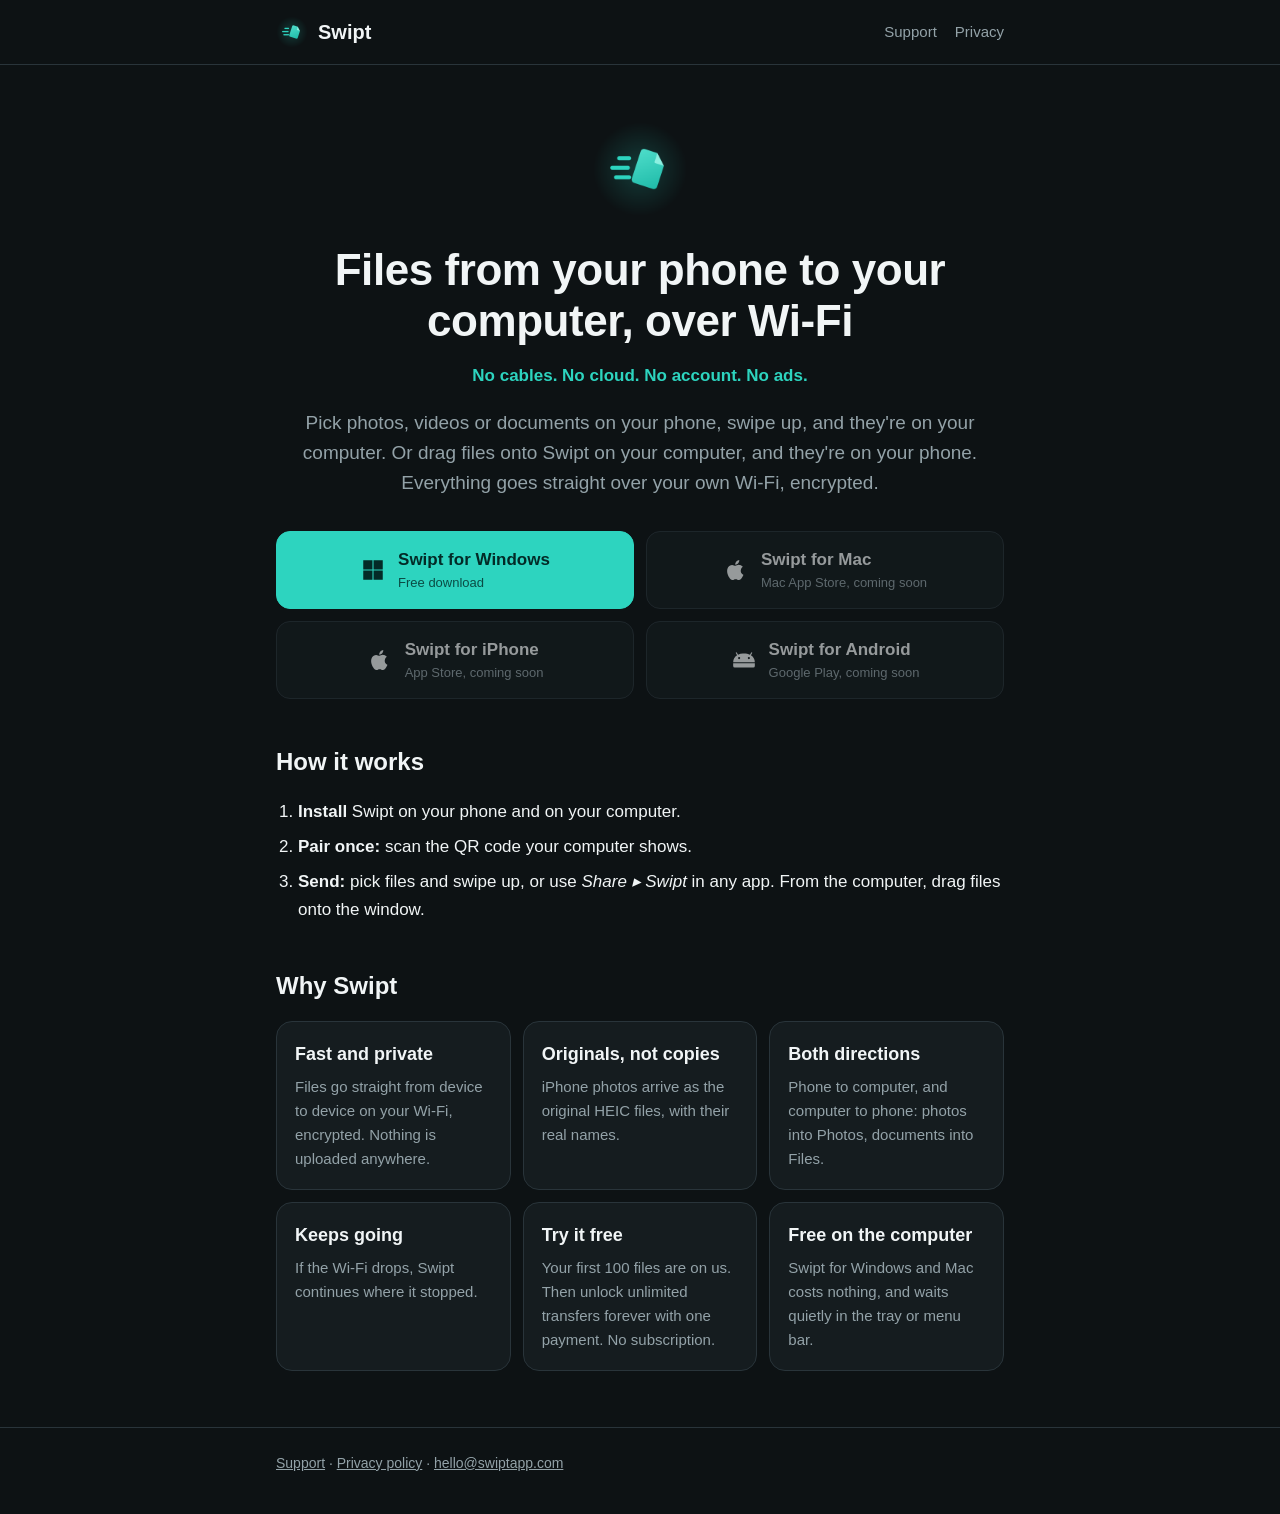
<file: index.html>
<!doctype html>
<html lang="en">
<head>
<meta charset="utf-8">
<meta name="viewport" content="width=device-width, initial-scale=1">
<title>Swipt: files from your phone to your computer, over Wi-Fi</title>
<meta name="description" content="Send photos, videos and files between your phone and your computer over your own Wi-Fi. No cables, no cloud, no account, no ads.">
<link rel="icon" href="/icon.png">
<link rel="apple-touch-icon" href="/icon.png">
<link rel="stylesheet" href="/style.css">
</head>
<body>
<header class="site"><div class="wrap">
  <a class="brand" href="/"><img src="/icon.png" alt="">Swipt</a>
  <nav class="site"><a href="/support/">Support</a><a href="/privacy/">Privacy</a></nav>
</div></header>

<main><div class="wrap">
  <section class="hero">
    <img class="mark" src="/icon.png" alt="Swipt">
    <h1>Files from your phone to your computer, over Wi&#8209;Fi</h1>
    <p class="tagline">No cables. No cloud. No account. No ads.</p>
    <p class="lead">Pick photos, videos or documents on your phone, swipe up, and they're on your computer. Or drag files onto Swipt on your computer, and they're on your phone. Everything goes straight over your own Wi-Fi, encrypted.</p>

    <!-- The platform marks are drawn once here and reused (<use>). -->
    <svg width="0" height="0" style="position:absolute" aria-hidden="true">
      <symbol id="windows" viewBox="0 0 24 24"><path d="M3 3h8.5v8.5H3zM12.5 3H21v8.5h-8.5zM3 12.5h8.5V21H3zM12.5 12.5H21V21h-8.5z"/></symbol>
      <symbol id="apple" viewBox="0 0 24 24"><path d="M16.37 12.6c-.02-2.33 1.9-3.45 1.99-3.5-1.08-1.59-2.77-1.8-3.37-1.83-1.43-.15-2.8.84-3.53.84-.73 0-1.85-.82-3.04-.8-1.56.02-3.01.91-3.81 2.31-1.63 2.82-.42 6.99 1.17 9.28.78 1.12 1.7 2.37 2.91 2.33 1.17-.05 1.61-.76 3.02-.76 1.41 0 1.81.76 3.04.73 1.26-.02 2.05-1.14 2.82-2.26.89-1.3 1.25-2.56 1.27-2.62-.03-.01-2.44-.94-2.47-3.72zM14.05 5.78c.64-.78 1.08-1.86.96-2.94-.93.04-2.05.62-2.71 1.39-.6.69-1.12 1.79-.98 2.85 1.03.08 2.09-.53 2.73-1.3z"/></symbol>
      <symbol id="android" viewBox="0 0 24 24"><path d="M5.6 7.7 4.3 5.4l.9-.5 1.3 2.3A8.9 8.9 0 0 1 12 6c2 0 3.9.4 5.5 1.2l1.3-2.3.9.5-1.3 2.3A7.8 7.8 0 0 1 22 14H2a7.8 7.8 0 0 1 3.6-6.3zM7.5 11.2a1 1 0 1 0 0-2 1 1 0 0 0 0 2zm9 0a1 1 0 1 0 0-2 1 1 0 0 0 0 2zM2 15h20v2.5a1.5 1.5 0 0 1-1.5 1.5h-17A1.5 1.5 0 0 1 2 17.5z"/></symbol>
    </svg>

    <div class="downloads">
      <a class="button primary" href="/windows/"><svg aria-hidden="true"><use href="#windows"/></svg><span>Swipt for Windows<small>Free download</small></span></a>
      <span class="button" aria-disabled="true"><svg aria-hidden="true"><use href="#apple"/></svg><span>Swipt for Mac<small>Mac App Store, coming soon</small></span></span>
      <span class="button" aria-disabled="true"><svg aria-hidden="true"><use href="#apple"/></svg><span>Swipt for iPhone<small>App Store, coming soon</small></span></span>
      <span class="button" aria-disabled="true"><svg aria-hidden="true"><use href="#android"/></svg><span>Swipt for Android<small>Google Play, coming soon</small></span></span>
    </div>
  </section>

  <h2>How it works</h2>
  <ol class="steps">
    <li><strong>Install</strong> Swipt on your phone and on your computer.</li>
    <li><strong>Pair once:</strong> scan the QR code your computer shows.</li>
    <li><strong>Send:</strong> pick files and swipe up, or use <em>Share ▸ Swipt</em> in any app. From the computer, drag files onto the window.</li>
  </ol>

  <h2>Why Swipt</h2>
  <div class="cards">
    <div class="card"><h3>Fast and private</h3><p>Files go straight from device to device on your Wi-Fi, encrypted. Nothing is uploaded anywhere.</p></div>
    <div class="card"><h3>Originals, not copies</h3><p>iPhone photos arrive as the original HEIC files, with their real names.</p></div>
    <div class="card"><h3>Both directions</h3><p>Phone to computer, and computer to phone: photos into Photos, documents into Files.</p></div>
    <div class="card"><h3>Keeps going</h3><p>If the Wi-Fi drops, Swipt continues where it stopped.</p></div>
    <div class="card"><h3>Try it free</h3><p>Your first 100 files are on us. Then unlock unlimited transfers forever with one payment. No subscription.</p></div>
    <div class="card"><h3>Free on the computer</h3><p>Swipt for Windows and Mac costs nothing, and waits quietly in the tray or menu bar.</p></div>
  </div>
</div></main>

<footer class="site"><div class="wrap">
  <a href="/support/">Support</a> · <a href="/privacy/">Privacy policy</a> · <a href="mailto:hello@swiptapp.com">hello@swiptapp.com</a>
</div></footer>
</body>
</html>
</file>
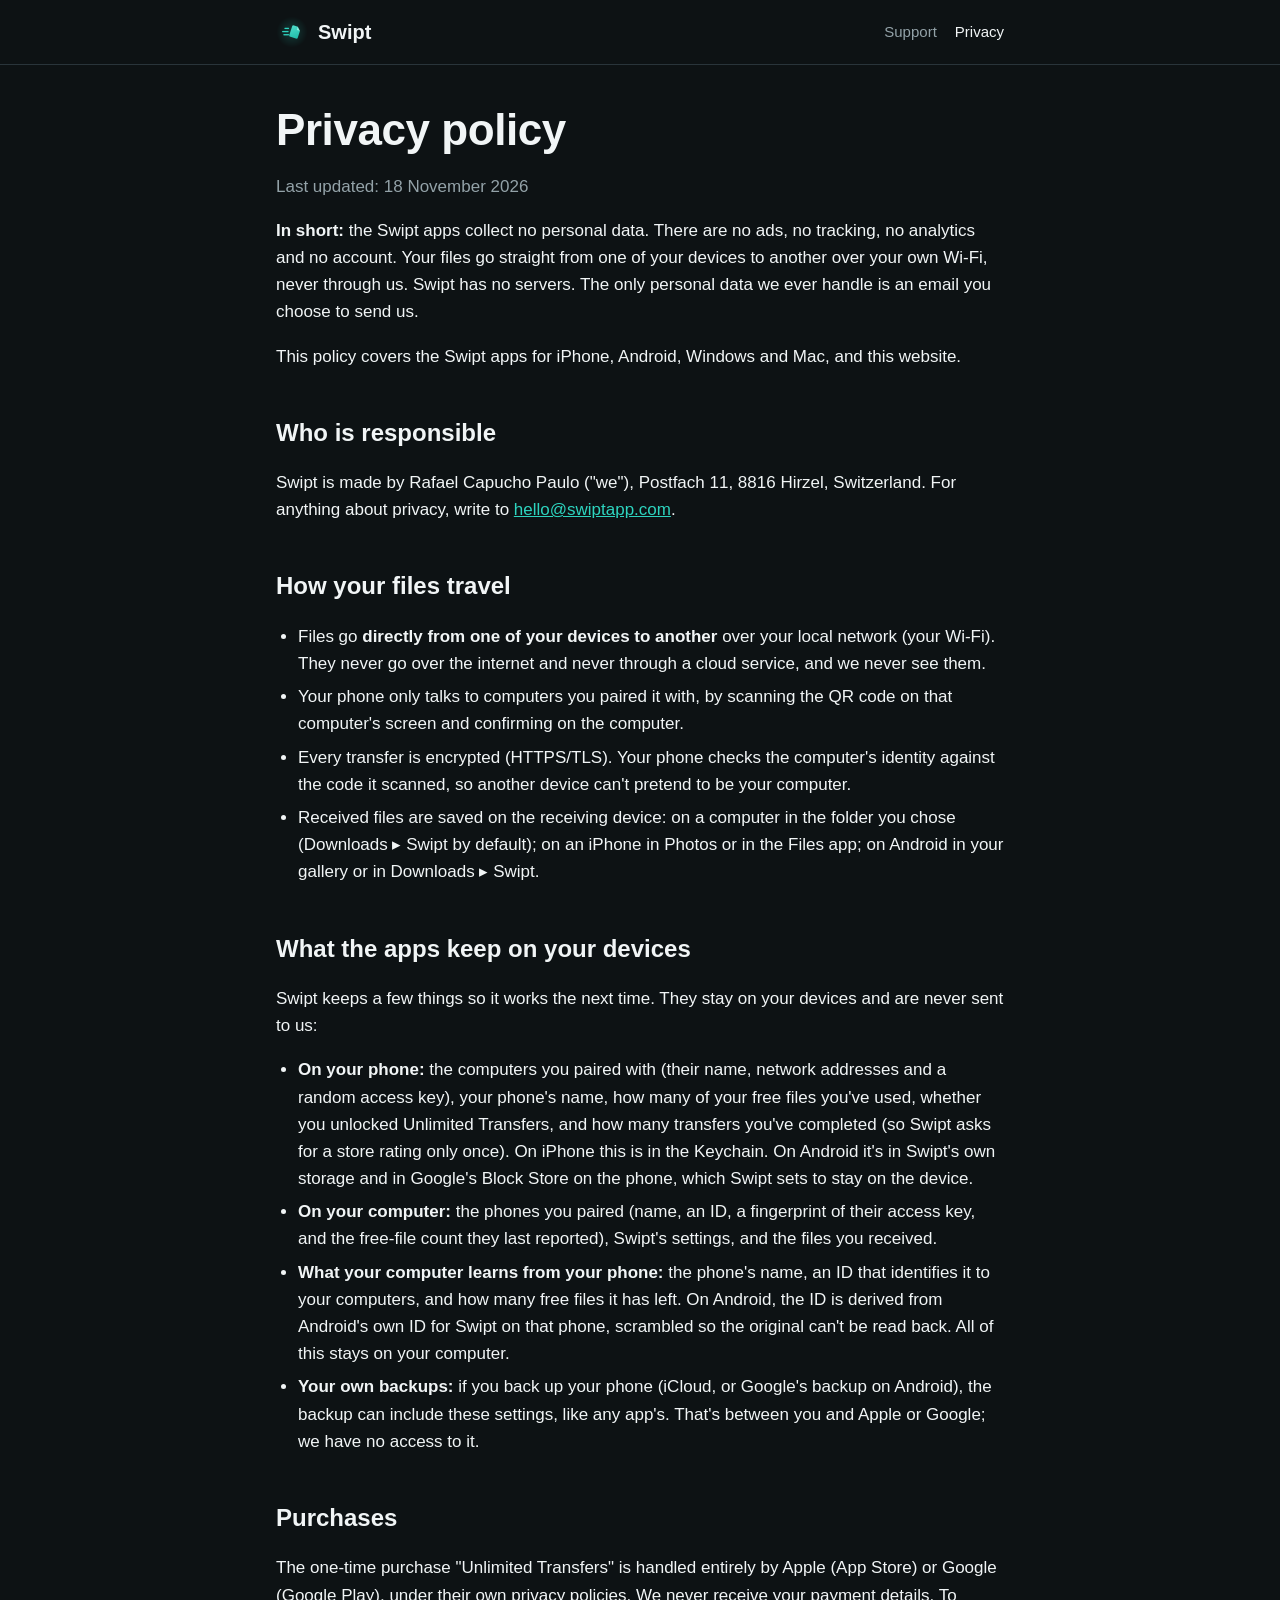
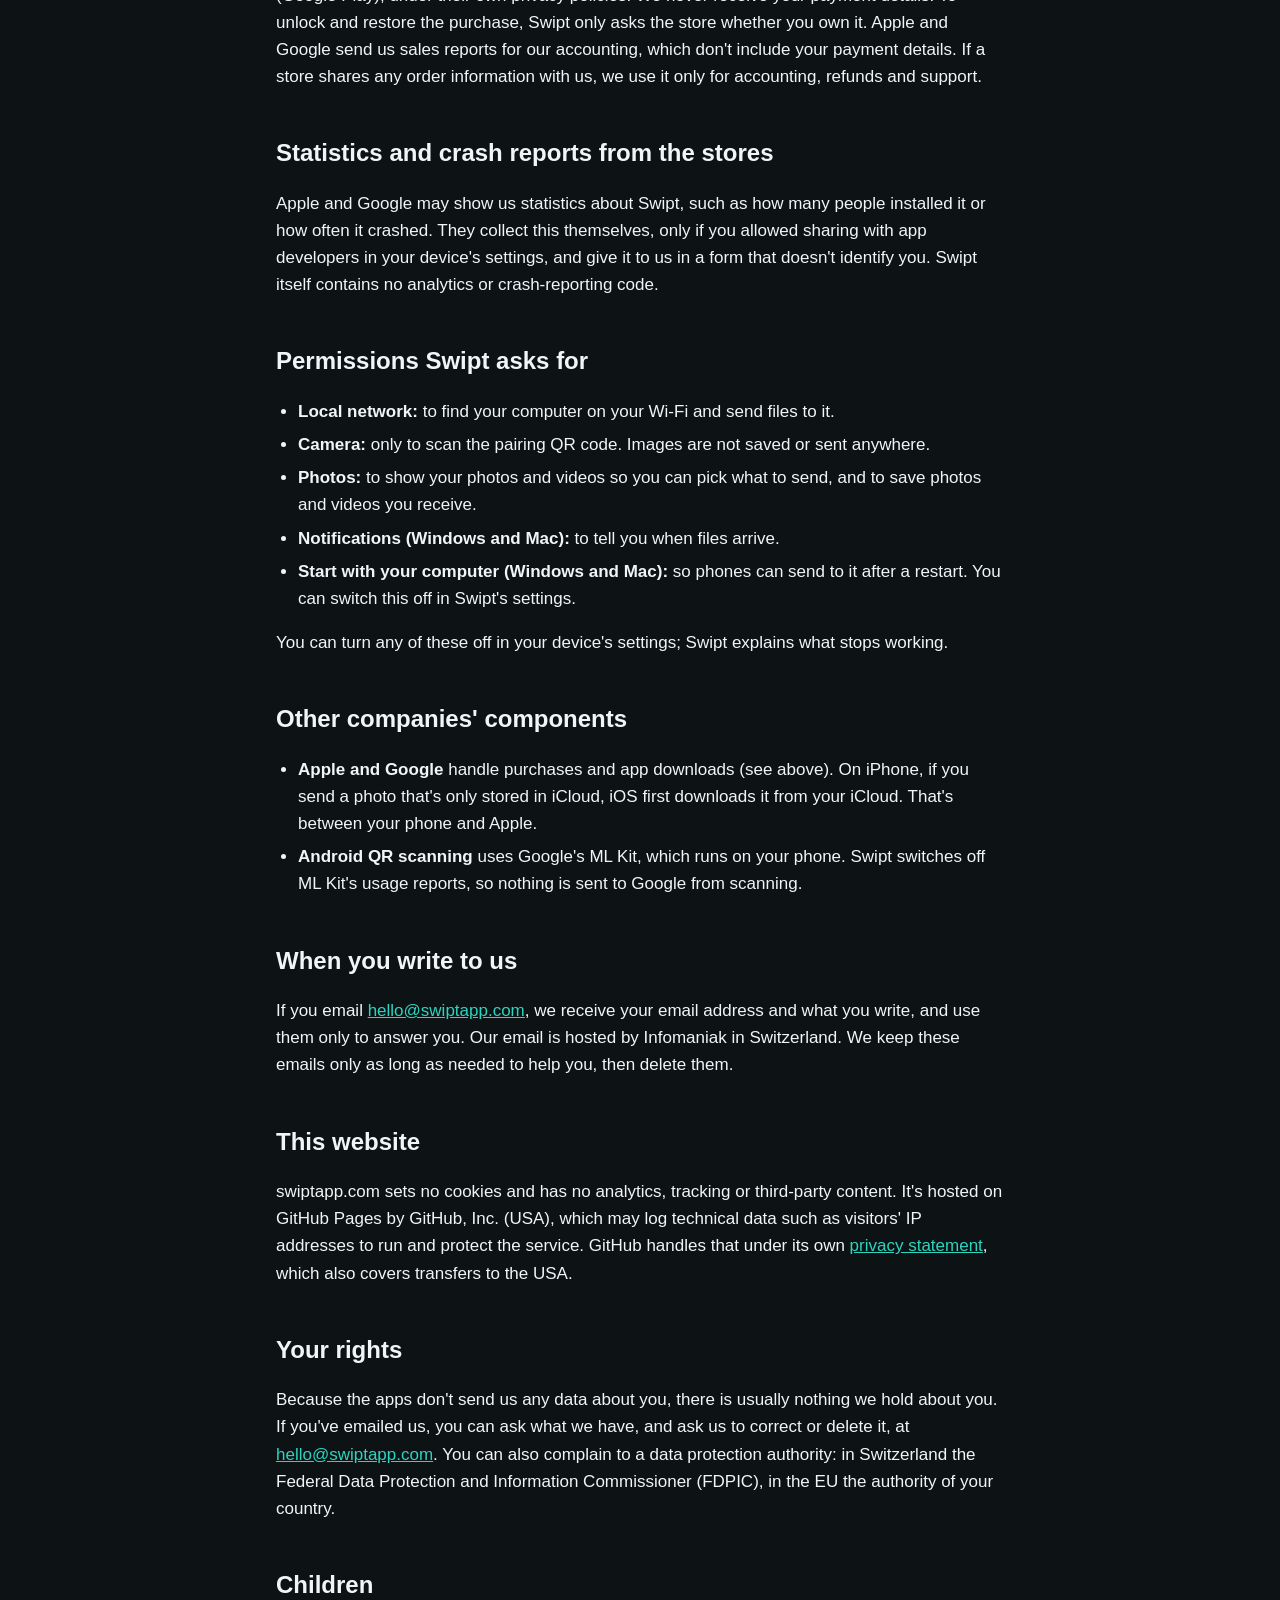
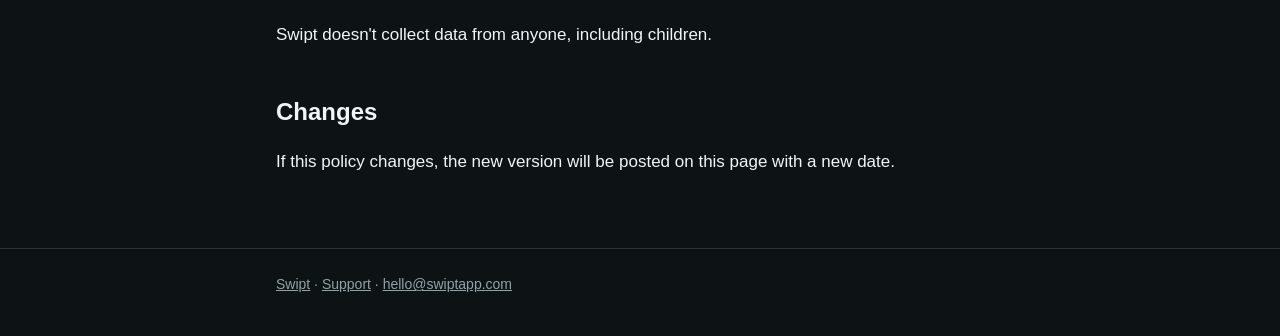
<file: privacy/index.html>
<!doctype html>
<html lang="en">
<head>
<meta charset="utf-8">
<meta name="viewport" content="width=device-width, initial-scale=1">
<title>Privacy policy · Swipt</title>
<meta name="description" content="Swipt's apps collect no personal data: no ads, no tracking, no analytics, no account. Files go straight between your own devices.">
<link rel="icon" href="/icon.png">
<link rel="apple-touch-icon" href="/icon.png">
<link rel="stylesheet" href="/style.css">
</head>
<body>
<header class="site"><div class="wrap">
  <a class="brand" href="/"><img src="/icon.png" alt="">Swipt</a>
  <nav class="site"><a href="/support/">Support</a><a href="/privacy/" aria-current="page">Privacy</a></nav>
</div></header>

<main><div class="wrap prose">
  <h1>Privacy policy</h1>
  <p class="muted">Last updated: 18 November 2026</p>

  <p><strong>In short:</strong> the Swipt apps collect no personal data. There are no ads, no tracking, no analytics and no account. Your files go straight from one of your devices to another over your own Wi-Fi, never through us. Swipt has no servers. The only personal data we ever handle is an email you choose to send us.</p>
  <p>This policy covers the Swipt apps for iPhone, Android, Windows and Mac, and this website.</p>

  <h2>Who is responsible</h2>
  <p>Swipt is made by Rafael Capucho Paulo ("we"), Postfach 11, 8816 Hirzel, Switzerland. For anything about privacy, write to <a href="mailto:hello@swiptapp.com">hello@swiptapp.com</a>.</p>

  <h2>How your files travel</h2>
  <ul>
    <li>Files go <strong>directly from one of your devices to another</strong> over your local network (your Wi-Fi). They never go over the internet and never through a cloud service, and we never see them.</li>
    <li>Your phone only talks to computers you paired it with, by scanning the QR code on that computer's screen and confirming on the computer.</li>
    <li>Every transfer is encrypted (HTTPS/TLS). Your phone checks the computer's identity against the code it scanned, so another device can't pretend to be your computer.</li>
    <li>Received files are saved on the receiving device: on a computer in the folder you chose (Downloads ▸ Swipt by default); on an iPhone in Photos or in the Files app; on Android in your gallery or in Downloads ▸ Swipt.</li>
  </ul>

  <h2>What the apps keep on your devices</h2>
  <p>Swipt keeps a few things so it works the next time. They stay on your devices and are never sent to us:</p>
  <ul>
    <li><strong>On your phone:</strong> the computers you paired with (their name, network addresses and a random access key), your phone's name, how many of your free files you've used, whether you unlocked Unlimited Transfers, and how many transfers you've completed (so Swipt asks for a store rating only once). On iPhone this is in the Keychain. On Android it's in Swipt's own storage and in Google's Block Store on the phone, which Swipt sets to stay on the device.</li>
    <li><strong>On your computer:</strong> the phones you paired (name, an ID, a fingerprint of their access key, and the free-file count they last reported), Swipt's settings, and the files you received.</li>
    <li><strong>What your computer learns from your phone:</strong> the phone's name, an ID that identifies it to your computers, and how many free files it has left. On Android, the ID is derived from Android's own ID for Swipt on that phone, scrambled so the original can't be read back. All of this stays on your computer.</li>
    <li><strong>Your own backups:</strong> if you back up your phone (iCloud, or Google's backup on Android), the backup can include these settings, like any app's. That's between you and Apple or Google; we have no access to it.</li>
  </ul>

  <h2>Purchases</h2>
  <p>The one-time purchase "Unlimited Transfers" is handled entirely by Apple (App Store) or Google (Google Play), under their own privacy policies. We never receive your payment details. To unlock and restore the purchase, Swipt only asks the store whether you own it. Apple and Google send us sales reports for our accounting, which don't include your payment details. If a store shares any order information with us, we use it only for accounting, refunds and support.</p>

  <h2>Statistics and crash reports from the stores</h2>
  <p>Apple and Google may show us statistics about Swipt, such as how many people installed it or how often it crashed. They collect this themselves, only if you allowed sharing with app developers in your device's settings, and give it to us in a form that doesn't identify you. Swipt itself contains no analytics or crash-reporting code.</p>

  <h2>Permissions Swipt asks for</h2>
  <ul>
    <li><strong>Local network:</strong> to find your computer on your Wi-Fi and send files to it.</li>
    <li><strong>Camera:</strong> only to scan the pairing QR code. Images are not saved or sent anywhere.</li>
    <li><strong>Photos:</strong> to show your photos and videos so you can pick what to send, and to save photos and videos you receive.</li>
    <li><strong>Notifications (Windows and Mac):</strong> to tell you when files arrive.</li>
    <li><strong>Start with your computer (Windows and Mac):</strong> so phones can send to it after a restart. You can switch this off in Swipt's settings.</li>
  </ul>
  <p>You can turn any of these off in your device's settings; Swipt explains what stops working.</p>

  <h2>Other companies' components</h2>
  <ul>
    <li><strong>Apple and Google</strong> handle purchases and app downloads (see above). On iPhone, if you send a photo that's only stored in iCloud, iOS first downloads it from your iCloud. That's between your phone and Apple.</li>
    <li><strong>Android QR scanning</strong> uses Google's ML Kit, which runs on your phone. Swipt switches off ML Kit's usage reports, so nothing is sent to Google from scanning.</li>
  </ul>

  <h2>When you write to us</h2>
  <p>If you email <a href="mailto:hello@swiptapp.com">hello@swiptapp.com</a>, we receive your email address and what you write, and use them only to answer you. Our email is hosted by Infomaniak in Switzerland. We keep these emails only as long as needed to help you, then delete them.</p>

  <h2>This website</h2>
  <p>swiptapp.com sets no cookies and has no analytics, tracking or third-party content. It's hosted on GitHub Pages by GitHub, Inc. (USA), which may log technical data such as visitors' IP addresses to run and protect the service. GitHub handles that under its own <a href="https://docs.github.com/en/site-policy/privacy-policies/github-general-privacy-statement">privacy statement</a>, which also covers transfers to the USA.</p>

  <h2>Your rights</h2>
  <p>Because the apps don't send us any data about you, there is usually nothing we hold about you. If you've emailed us, you can ask what we have, and ask us to correct or delete it, at <a href="mailto:hello@swiptapp.com">hello@swiptapp.com</a>. You can also complain to a data protection authority: in Switzerland the Federal Data Protection and Information Commissioner (FDPIC), in the EU the authority of your country.</p>

  <h2>Children</h2>
  <p>Swipt doesn't collect data from anyone, including children.</p>

  <h2>Changes</h2>
  <p>If this policy changes, the new version will be posted on this page with a new date.</p>
</div></main>

<footer class="site"><div class="wrap">
  <a href="/">Swipt</a> · <a href="/support/">Support</a> · <a href="mailto:hello@swiptapp.com">hello@swiptapp.com</a>
</div></footer>
</body>
</html>
</file>
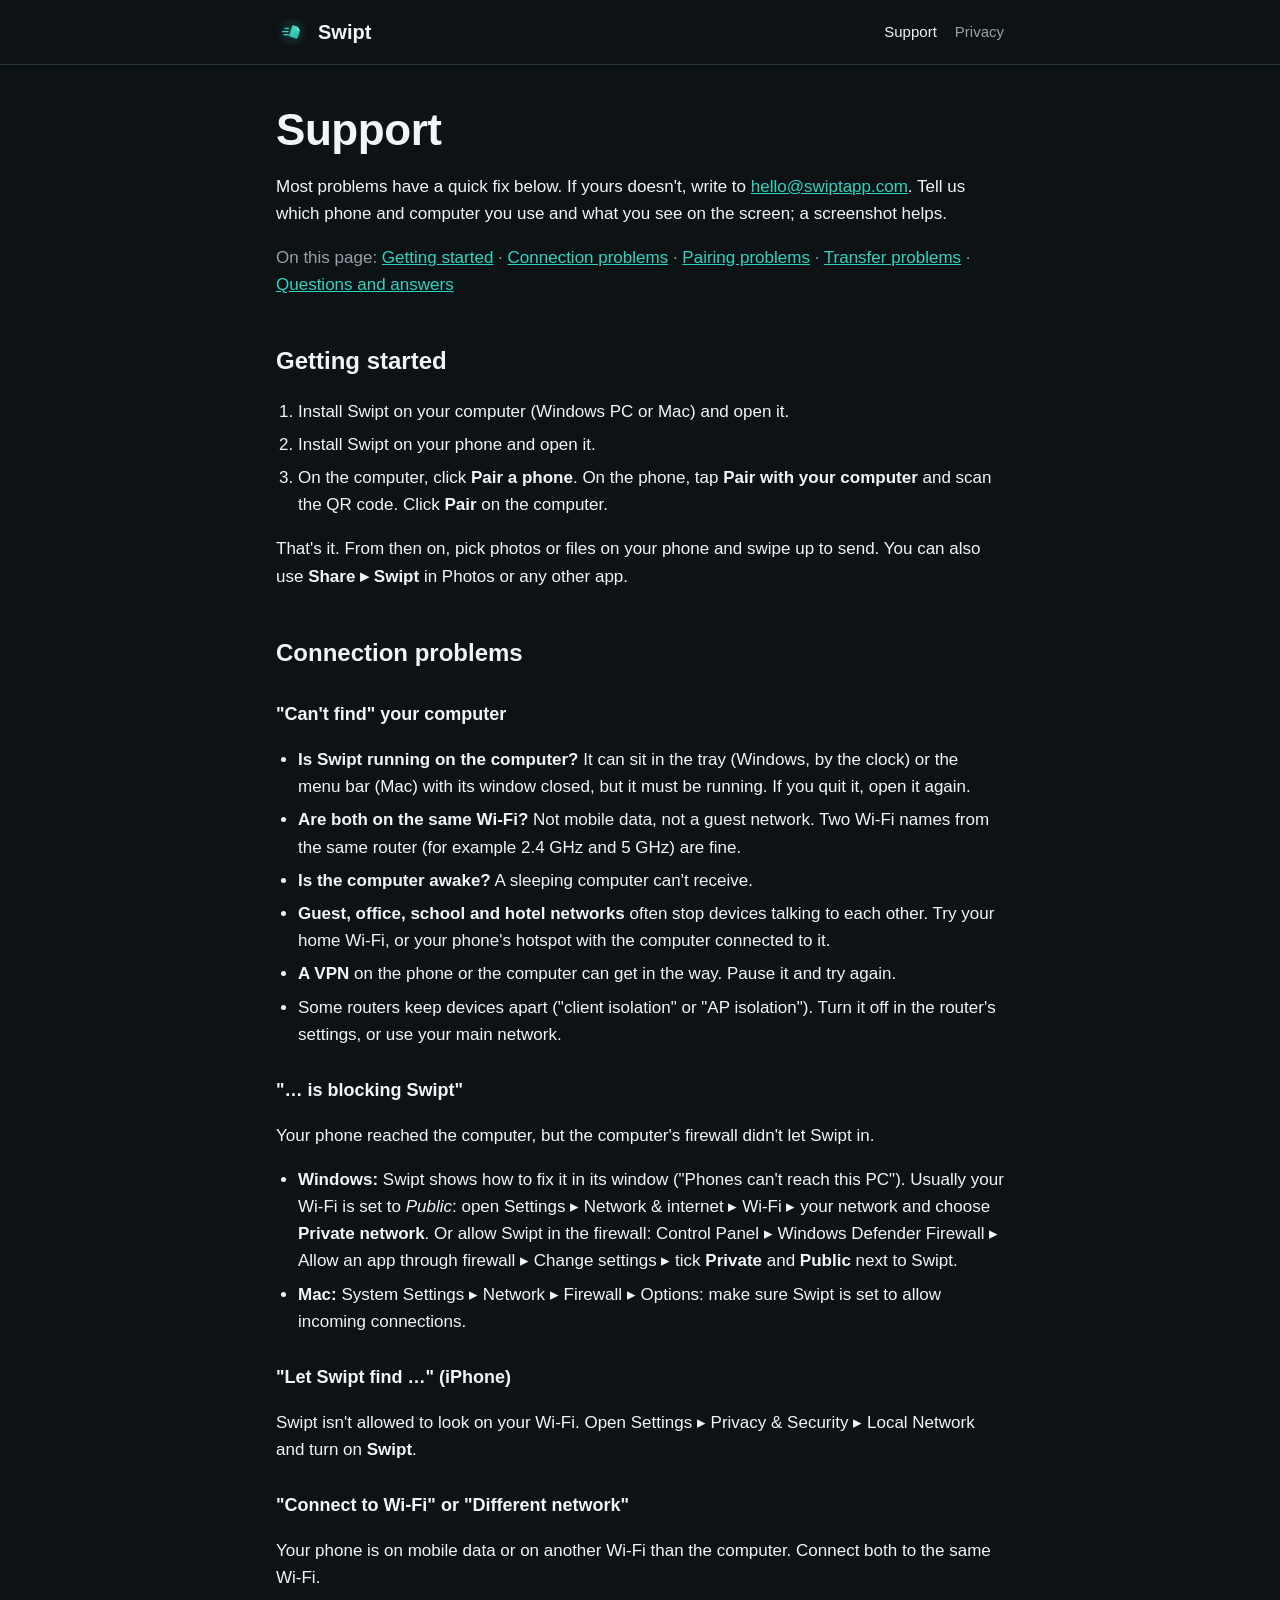
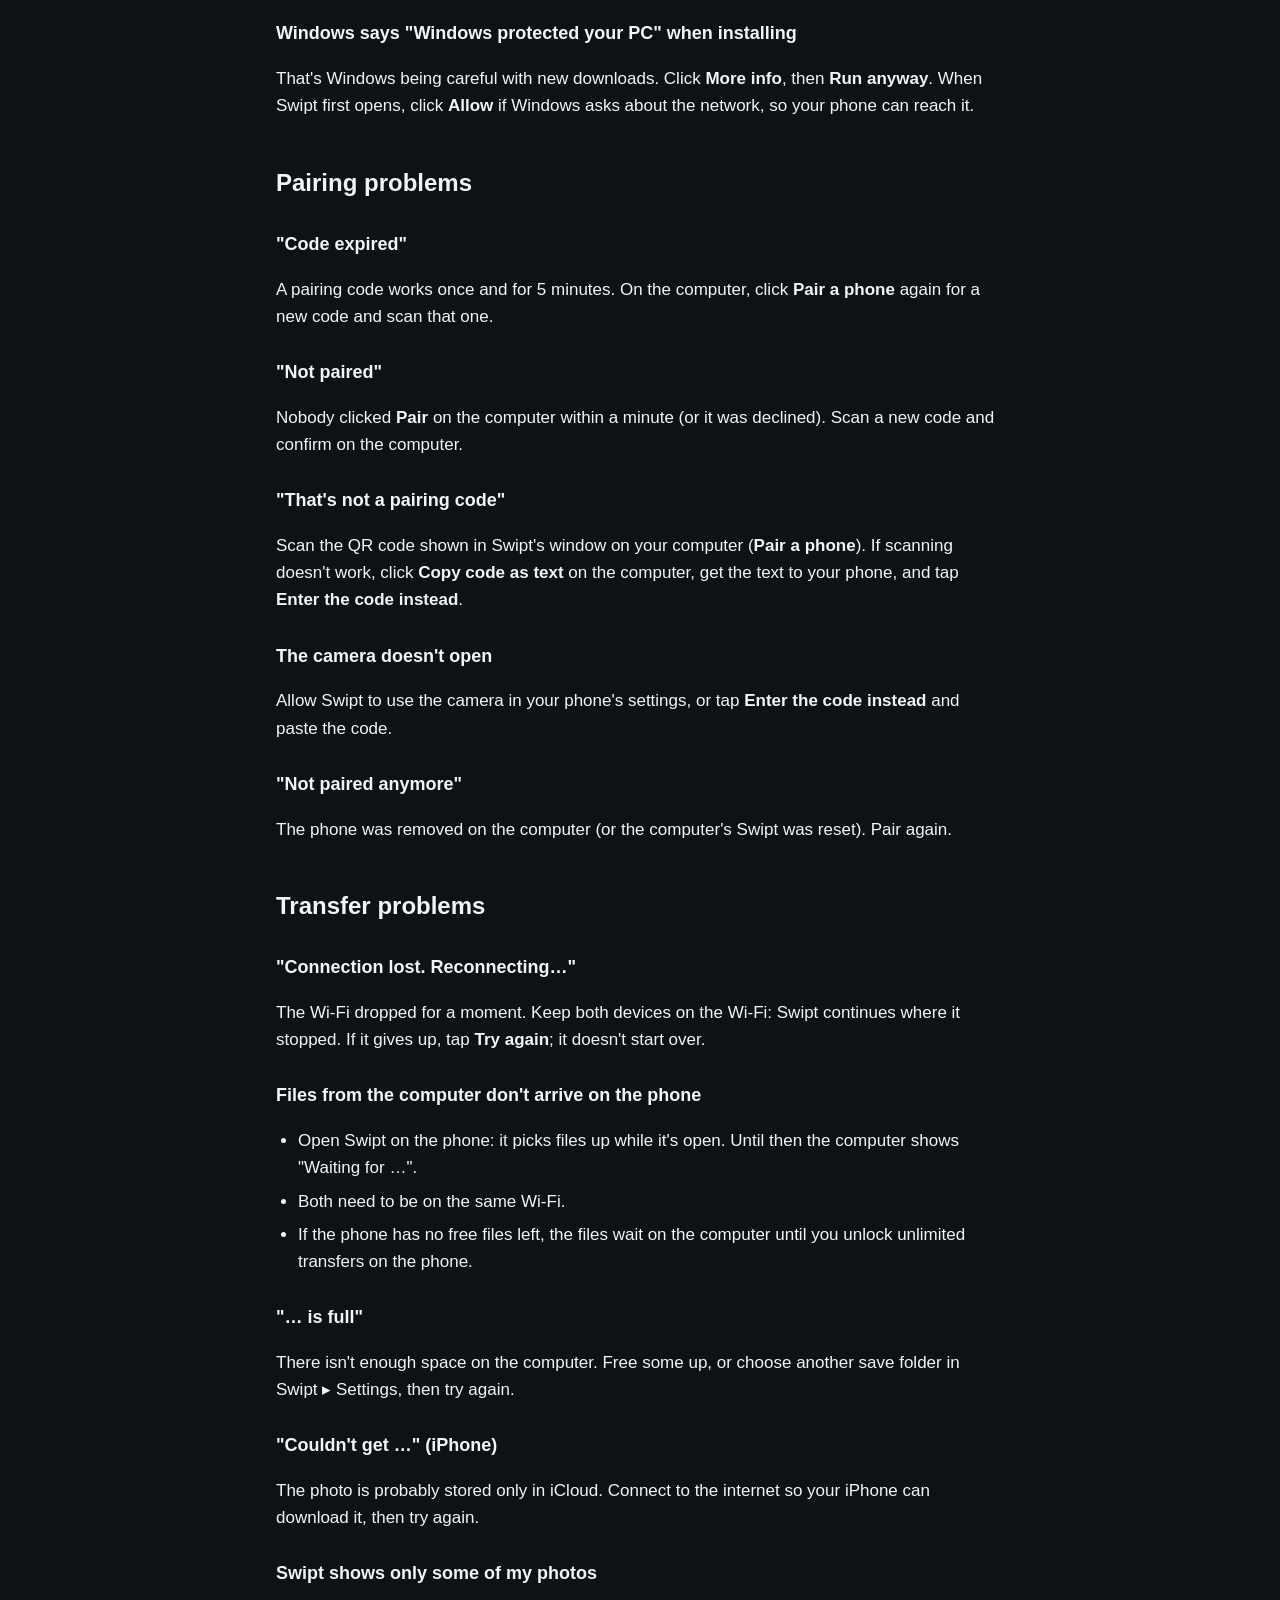
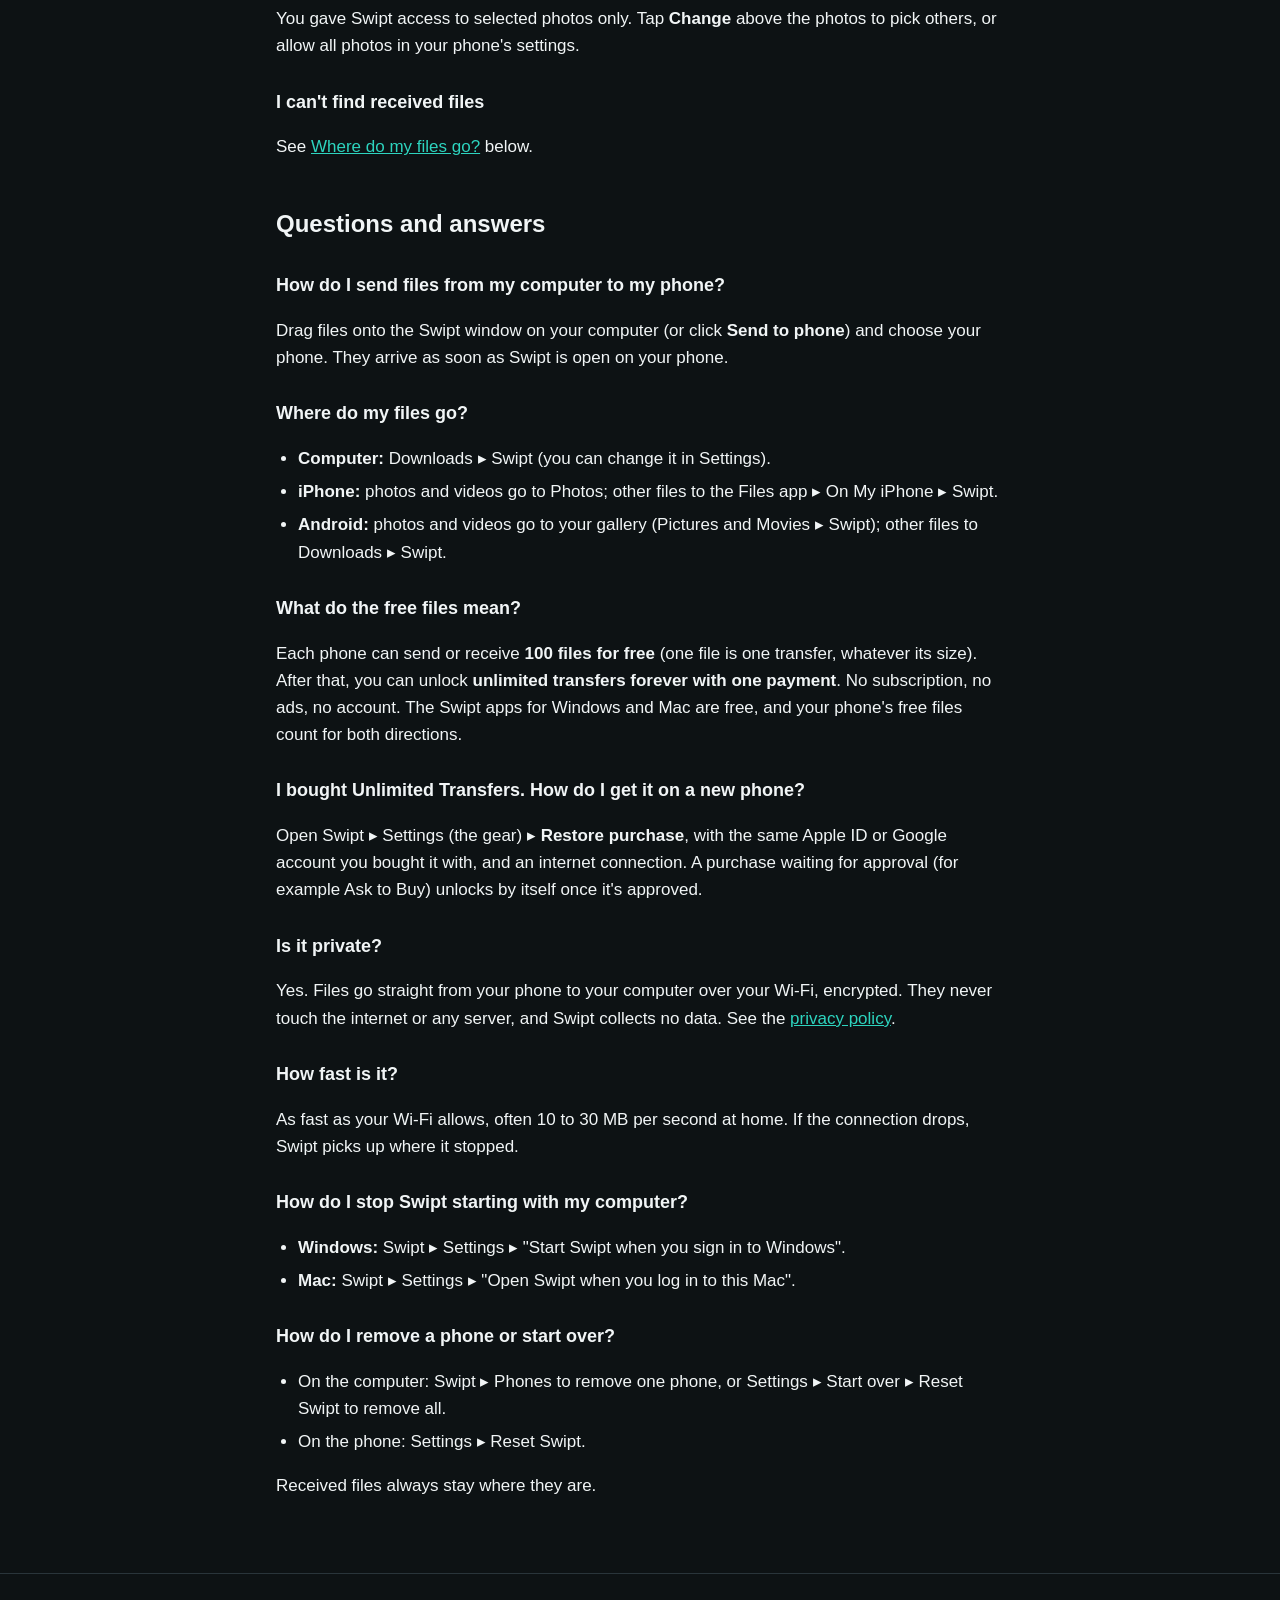
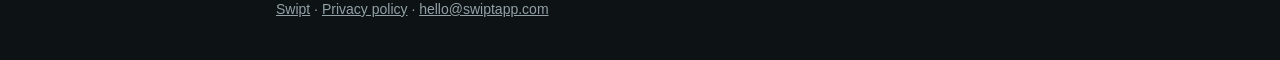
<file: support/index.html>
<!doctype html>
<html lang="en">
<head>
<meta charset="utf-8">
<meta name="viewport" content="width=device-width, initial-scale=1">
<title>Support · Swipt</title>
<meta name="description" content="Help with Swipt: getting started, fixing connection and pairing problems, where files go, free files and restoring a purchase.">
<link rel="icon" href="/icon.png">
<link rel="apple-touch-icon" href="/icon.png">
<link rel="stylesheet" href="/style.css">
</head>
<body>
<header class="site"><div class="wrap">
  <a class="brand" href="/"><img src="/icon.png" alt="">Swipt</a>
  <nav class="site"><a href="/support/" aria-current="page">Support</a><a href="/privacy/">Privacy</a></nav>
</div></header>

<main><div class="wrap prose">
  <h1>Support</h1>
  <p>Most problems have a quick fix below. If yours doesn't, write to <a href="mailto:hello@swiptapp.com">hello@swiptapp.com</a>. Tell us which phone and computer you use and what you see on the screen; a screenshot helps.</p>
  <p class="muted">On this page: <a href="#start">Getting started</a> · <a href="#connection">Connection problems</a> · <a href="#pairing">Pairing problems</a> · <a href="#transfers">Transfer problems</a> · <a href="#questions">Questions and answers</a></p>

  <h2 id="start">Getting started</h2>
  <ol>
    <li>Install Swipt on your computer (Windows PC or Mac) and open it.</li>
    <li>Install Swipt on your phone and open it.</li>
    <li>On the computer, click <strong>Pair a phone</strong>. On the phone, tap <strong>Pair with your computer</strong> and scan the QR code. Click <strong>Pair</strong> on the computer.</li>
  </ol>
  <p>That's it. From then on, pick photos or files on your phone and swipe up to send. You can also use <strong>Share ▸ Swipt</strong> in Photos or any other app.</p>

  <h2 id="connection">Connection problems</h2>

  <h3>"Can't find" your computer</h3>
  <ul>
    <li><strong>Is Swipt running on the computer?</strong> It can sit in the tray (Windows, by the clock) or the menu bar (Mac) with its window closed, but it must be running. If you quit it, open it again.</li>
    <li><strong>Are both on the same Wi-Fi?</strong> Not mobile data, not a guest network. Two Wi-Fi names from the same router (for example 2.4 GHz and 5 GHz) are fine.</li>
    <li><strong>Is the computer awake?</strong> A sleeping computer can't receive.</li>
    <li><strong>Guest, office, school and hotel networks</strong> often stop devices talking to each other. Try your home Wi-Fi, or your phone's hotspot with the computer connected to it.</li>
    <li><strong>A VPN</strong> on the phone or the computer can get in the way. Pause it and try again.</li>
    <li>Some routers keep devices apart ("client isolation" or "AP isolation"). Turn it off in the router's settings, or use your main network.</li>
  </ul>

  <h3>"… is blocking Swipt"</h3>
  <p>Your phone reached the computer, but the computer's firewall didn't let Swipt in.</p>
  <ul>
    <li><strong>Windows:</strong> Swipt shows how to fix it in its window ("Phones can't reach this PC"). Usually your Wi-Fi is set to <em>Public</em>: open Settings ▸ Network &amp; internet ▸ Wi-Fi ▸ your network and choose <strong>Private network</strong>. Or allow Swipt in the firewall: Control Panel ▸ Windows Defender Firewall ▸ Allow an app through firewall ▸ Change settings ▸ tick <strong>Private</strong> and <strong>Public</strong> next to Swipt.</li>
    <li><strong>Mac:</strong> System Settings ▸ Network ▸ Firewall ▸ Options: make sure Swipt is set to allow incoming connections.</li>
  </ul>

  <h3>"Let Swipt find …" (iPhone)</h3>
  <p>Swipt isn't allowed to look on your Wi-Fi. Open Settings ▸ Privacy &amp; Security ▸ Local Network and turn on <strong>Swipt</strong>.</p>

  <h3>"Connect to Wi-Fi" or "Different network"</h3>
  <p>Your phone is on mobile data or on another Wi-Fi than the computer. Connect both to the same Wi-Fi.</p>

  <h3>Windows says "Windows protected your PC" when installing</h3>
  <p>That's Windows being careful with new downloads. Click <strong>More info</strong>, then <strong>Run anyway</strong>. When Swipt first opens, click <strong>Allow</strong> if Windows asks about the network, so your phone can reach it.</p>

  <h2 id="pairing">Pairing problems</h2>

  <h3>"Code expired"</h3>
  <p>A pairing code works once and for 5 minutes. On the computer, click <strong>Pair a phone</strong> again for a new code and scan that one.</p>

  <h3>"Not paired"</h3>
  <p>Nobody clicked <strong>Pair</strong> on the computer within a minute (or it was declined). Scan a new code and confirm on the computer.</p>

  <h3>"That's not a pairing code"</h3>
  <p>Scan the QR code shown in Swipt's window on your computer (<strong>Pair a phone</strong>). If scanning doesn't work, click <strong>Copy code as text</strong> on the computer, get the text to your phone, and tap <strong>Enter the code instead</strong>.</p>

  <h3>The camera doesn't open</h3>
  <p>Allow Swipt to use the camera in your phone's settings, or tap <strong>Enter the code instead</strong> and paste the code.</p>

  <h3>"Not paired anymore"</h3>
  <p>The phone was removed on the computer (or the computer's Swipt was reset). Pair again.</p>

  <h2 id="transfers">Transfer problems</h2>

  <h3>"Connection lost. Reconnecting…"</h3>
  <p>The Wi-Fi dropped for a moment. Keep both devices on the Wi-Fi: Swipt continues where it stopped. If it gives up, tap <strong>Try again</strong>; it doesn't start over.</p>

  <h3>Files from the computer don't arrive on the phone</h3>
  <ul>
    <li>Open Swipt on the phone: it picks files up while it's open. Until then the computer shows "Waiting for …".</li>
    <li>Both need to be on the same Wi-Fi.</li>
    <li>If the phone has no free files left, the files wait on the computer until you unlock unlimited transfers on the phone.</li>
  </ul>

  <h3>"… is full"</h3>
  <p>There isn't enough space on the computer. Free some up, or choose another save folder in Swipt ▸ Settings, then try again.</p>

  <h3>"Couldn't get …" (iPhone)</h3>
  <p>The photo is probably stored only in iCloud. Connect to the internet so your iPhone can download it, then try again.</p>

  <h3>Swipt shows only some of my photos</h3>
  <p>You gave Swipt access to selected photos only. Tap <strong>Change</strong> above the photos to pick others, or allow all photos in your phone's settings.</p>

  <h3>I can't find received files</h3>
  <p>See <a href="#where">Where do my files go?</a> below.</p>

  <h2 id="questions">Questions and answers</h2>

  <h3>How do I send files from my computer to my phone?</h3>
  <p>Drag files onto the Swipt window on your computer (or click <strong>Send to phone</strong>) and choose your phone. They arrive as soon as Swipt is open on your phone.</p>

  <h3 id="where">Where do my files go?</h3>
  <ul>
    <li><strong>Computer:</strong> Downloads ▸ Swipt (you can change it in Settings).</li>
    <li><strong>iPhone:</strong> photos and videos go to Photos; other files to the Files app ▸ On My iPhone ▸ Swipt.</li>
    <li><strong>Android:</strong> photos and videos go to your gallery (Pictures and Movies ▸ Swipt); other files to Downloads ▸ Swipt.</li>
  </ul>

  <h3>What do the free files mean?</h3>
  <p>Each phone can send or receive <strong>100 files for free</strong> (one file is one transfer, whatever its size). After that, you can unlock <strong>unlimited transfers forever with one payment</strong>. No subscription, no ads, no account. The Swipt apps for Windows and Mac are free, and your phone's free files count for both directions.</p>

  <h3>I bought Unlimited Transfers. How do I get it on a new phone?</h3>
  <p>Open Swipt ▸ Settings (the gear) ▸ <strong>Restore purchase</strong>, with the same Apple ID or Google account you bought it with, and an internet connection. A purchase waiting for approval (for example Ask to Buy) unlocks by itself once it's approved.</p>

  <h3>Is it private?</h3>
  <p>Yes. Files go straight from your phone to your computer over your Wi-Fi, encrypted. They never touch the internet or any server, and Swipt collects no data. See the <a href="/privacy/">privacy policy</a>.</p>

  <h3>How fast is it?</h3>
  <p>As fast as your Wi-Fi allows, often 10 to 30 MB per second at home. If the connection drops, Swipt picks up where it stopped.</p>

  <h3>How do I stop Swipt starting with my computer?</h3>
  <ul>
    <li><strong>Windows:</strong> Swipt ▸ Settings ▸ "Start Swipt when you sign in to Windows".</li>
    <li><strong>Mac:</strong> Swipt ▸ Settings ▸ "Open Swipt when you log in to this Mac".</li>
  </ul>

  <h3>How do I remove a phone or start over?</h3>
  <ul>
    <li>On the computer: Swipt ▸ Phones to remove one phone, or Settings ▸ Start over ▸ Reset Swipt to remove all.</li>
    <li>On the phone: Settings ▸ Reset Swipt.</li>
  </ul>
  <p>Received files always stay where they are.</p>
</div></main>

<footer class="site"><div class="wrap">
  <a href="/">Swipt</a> · <a href="/privacy/">Privacy policy</a> · <a href="mailto:hello@swiptapp.com">hello@swiptapp.com</a>
</div></footer>
</body>
</html>
</file>
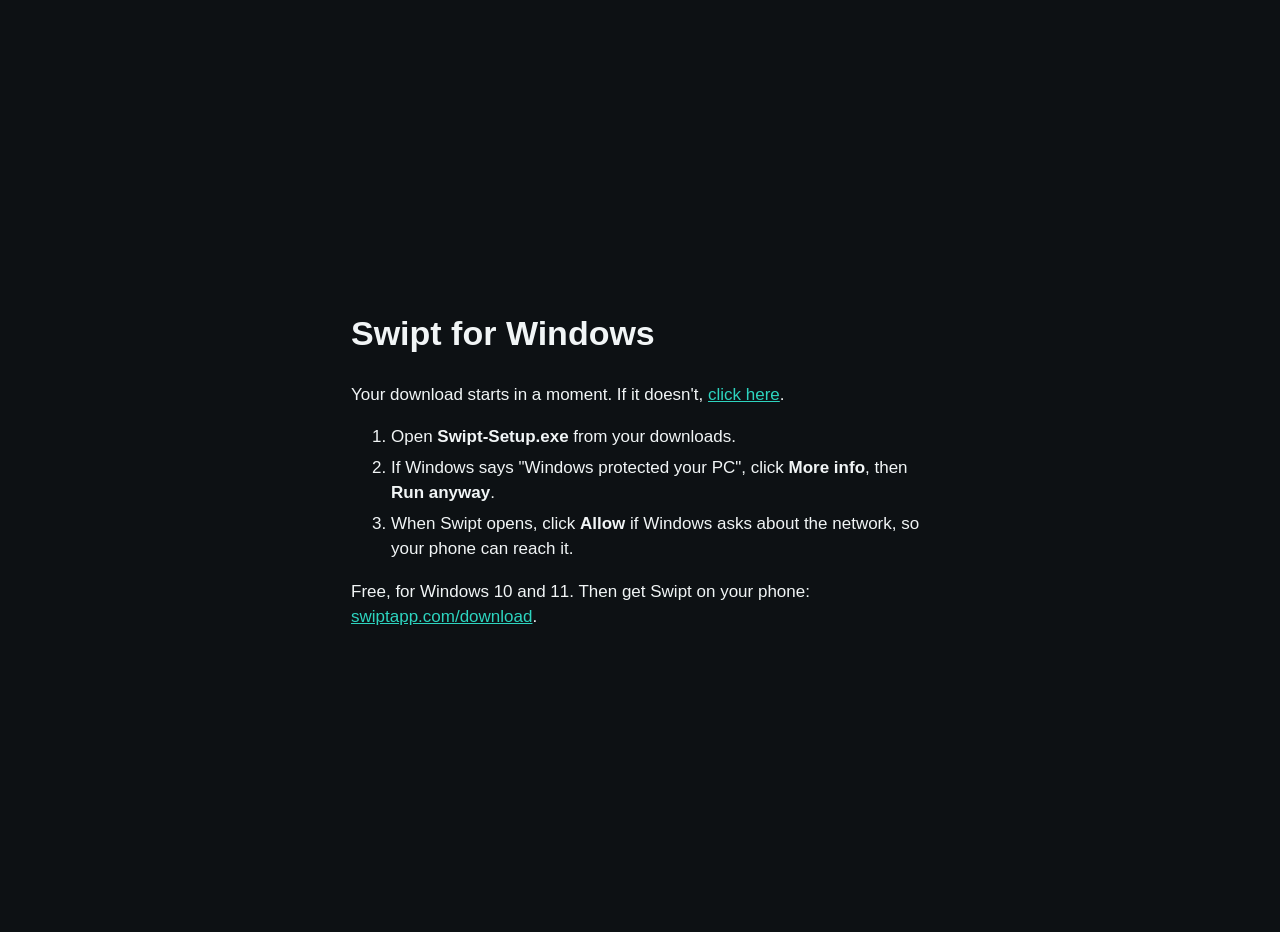
<file: windows/index.html>
<!doctype html>
<html lang="en">
<head>
<meta charset="utf-8">
<meta name="viewport" content="width=device-width, initial-scale=1">
<title>Swipt for Windows</title>
<!-- swiptapp.com/windows: starts the download of the latest installer. Upload each new
     build\installer\Swipt-Setup-<version>.exe as /downloads/Swipt-Setup.exe (same name every
     time, so this page never changes), and optionally also under its versioned name. -->
<meta http-equiv="refresh" content="1; url=/downloads/Swipt-Setup.exe">
<style>
  body { margin: 0; min-height: 100vh; display: grid; place-items: center; background: #0d1114; color: #f1f5f6;
         font: 17px/1.5 -apple-system, "Segoe UI", Roboto, sans-serif; padding: 16px; }
  main { max-width: 34em; }
  a { color: #2dd4bf; }
  li { margin: 0.3em 0; }
</style>
</head>
<body>
<main>
  <h1>Swipt for Windows</h1>
  <p>Your download starts in a moment. If it doesn't, <a href="/downloads/Swipt-Setup.exe">click here</a>.</p>
  <ol>
    <li>Open <strong>Swipt-Setup.exe</strong> from your downloads.</li>
    <li>If Windows says "Windows protected your PC", click <strong>More info</strong>, then <strong>Run anyway</strong>.</li>
    <li>When Swipt opens, click <strong>Allow</strong> if Windows asks about the network, so your phone can reach it.</li>
  </ol>
  <p>Free, for Windows 10 and 11. Then get Swipt on your phone: <a href="/download">swiptapp.com/download</a>.</p>
</main>
</body>
</html>
</file>
<file: style.css>
/* swiptapp.com: the app's own look (packages/swipt_ui/lib/src/colors.dart), dark only. */
:root {
  --background: #0d1214;
  --surface: #151c1f;
  --surface-high: #1e272b;
  --outline: #29343a;
  --teal: #2dd4bf;
  --teal-light: #8df0e1;
  --on-teal: #032b27;
  --text: #f1f5f6;
  --text-muted: #93a2a8;
  color-scheme: dark;
}

* { box-sizing: border-box; }

body {
  margin: 0;
  background: var(--background);
  color: var(--text);
  font: 17px/1.6 -apple-system, BlinkMacSystemFont, "Segoe UI", Roboto, "Helvetica Neue", Arial, sans-serif;
  -webkit-font-smoothing: antialiased;
}

a { color: var(--teal); }
a:hover { color: var(--teal-light); }

.wrap { max-width: 760px; margin: 0 auto; padding: 0 16px; }

header.site {
  border-bottom: 1px solid var(--outline);
}
header.site .wrap {
  display: flex; align-items: center; justify-content: space-between; gap: 16px;
  min-height: 64px; flex-wrap: wrap;
}
.brand {
  display: flex; align-items: center; gap: 10px;
  color: var(--text); text-decoration: none; font-weight: 700; font-size: 20px;
}
.brand img { width: 32px; height: 32px; border-radius: 8px; }
nav.site a { color: var(--text-muted); text-decoration: none; margin-left: 18px; font-size: 15px; }
nav.site a:first-child { margin-left: 0; }
nav.site a:hover, nav.site a[aria-current="page"] { color: var(--text); }

main { padding: 40px 0 56px; }

h1 { font-size: clamp(30px, 6vw, 44px); line-height: 1.15; margin: 0 0 16px; letter-spacing: -0.01em; }
h2 { font-size: 24px; margin: 44px 0 12px; }
h3 { font-size: 18px; margin: 28px 0 6px; }
p, li { color: var(--text); }
.muted { color: var(--text-muted); }
.lead { font-size: 19px; color: var(--text-muted); max-width: 38em; }

.hero { text-align: center; padding-top: 16px; }
.hero img.mark { width: 96px; height: 96px; border-radius: 22px; margin-bottom: 20px; }
.hero .lead { margin: 0 auto; }
.tagline { color: var(--teal); font-weight: 600; margin: 0 0 18px; }

.downloads {
  display: grid; grid-template-columns: repeat(auto-fit, minmax(250px, 1fr)); gap: 12px;
  margin: 32px 0 8px;
}
.button {
  display: flex; align-items: center; justify-content: center; gap: 12px;
  padding: 14px 16px; border-radius: 14px;
  text-decoration: none; font-weight: 600; border: 1px solid var(--outline);
  background: var(--surface); color: var(--text);
}
.button > span { text-align: left; }
.button svg { width: 26px; height: 26px; flex: none; fill: currentColor; }
.button small { display: block; font-weight: 400; color: var(--text-muted); font-size: 13px; }
.button.primary { background: var(--teal); border-color: var(--teal); color: var(--on-teal); }
.button.primary small { color: var(--on-teal); opacity: 0.8; }
a.button:hover { border-color: var(--teal); color: var(--text); }
a.button.primary:hover { background: var(--teal-light); color: var(--on-teal); }
.button[aria-disabled="true"] { opacity: 0.6; }

.cards { display: grid; grid-template-columns: repeat(auto-fit, minmax(220px, 1fr)); gap: 12px; margin-top: 16px; }
.card { background: var(--surface); border: 1px solid var(--outline); border-radius: 16px; padding: 18px; }
.card h3 { margin: 0 0 6px; }
.card p { margin: 0; color: var(--text-muted); font-size: 15px; }

ol.steps { padding-left: 22px; }
ol.steps li { margin: 8px 0; }

.prose ul, .prose ol { padding-left: 22px; }
.prose li { margin: 6px 0; }

footer.site { border-top: 1px solid var(--outline); padding: 24px 0 40px; color: var(--text-muted); font-size: 14px; }
footer.site a { color: var(--text-muted); }
footer.site a:hover { color: var(--text); }
</file>
